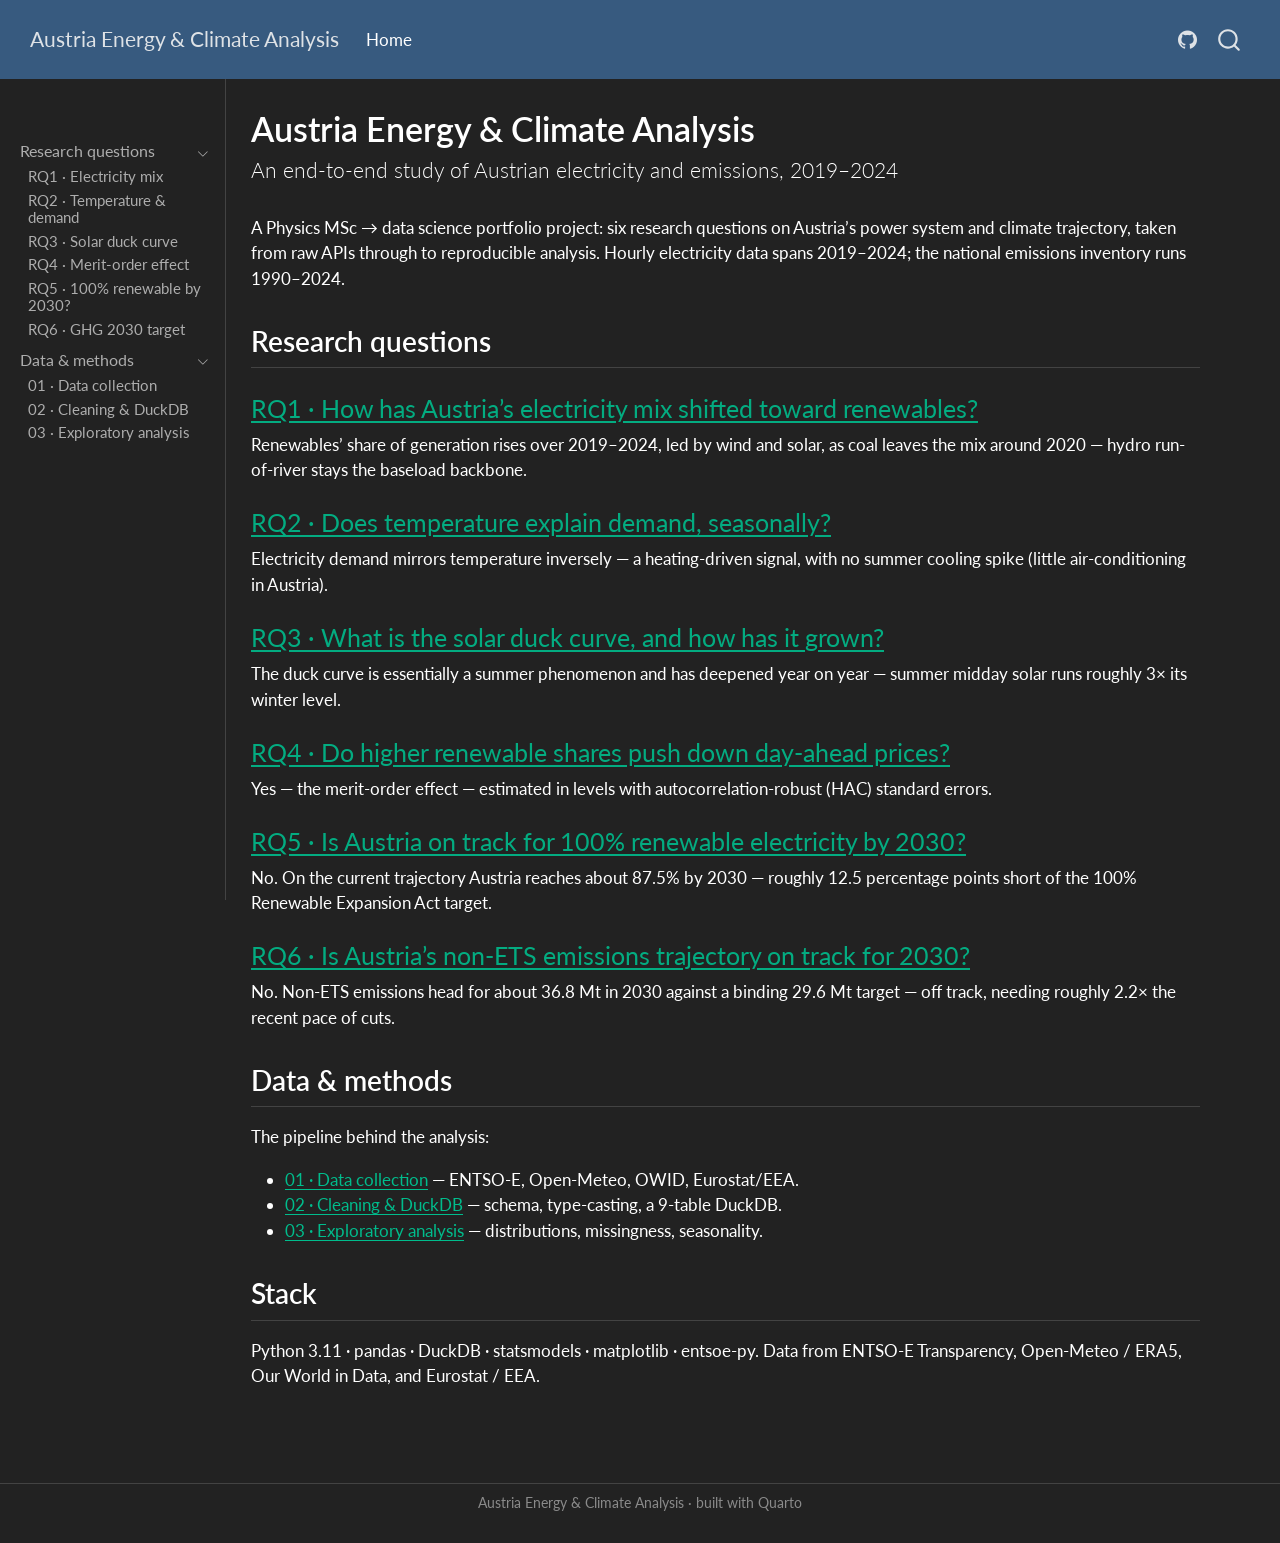
<file: docs/index.html>
<!DOCTYPE html>
<html xmlns="http://www.w3.org/1999/xhtml" lang="en" xml:lang="en"><head>

<meta charset="utf-8">
<meta name="generator" content="quarto-1.9.38">

<meta name="viewport" content="width=device-width, initial-scale=1.0, user-scalable=yes">


<title>Austria Energy &amp; Climate Analysis</title>
<style>
/* Default styles provided by pandoc.
** See https://pandoc.org/MANUAL.html#variables-for-html for config info.
*/
code{white-space: pre-wrap;}
span.smallcaps{font-variant: small-caps;}
div.columns{display: flex; gap: min(4vw, 1.5em);}
div.column{flex: auto; overflow-x: auto;}
div.hanging-indent{margin-left: 1.5em; text-indent: -1.5em;}
ul.task-list{list-style: none;}
ul.task-list li input[type="checkbox"] {
  width: 0.8em;
  margin: 0 0.8em 0.2em -1em; /* quarto-specific, see https://github.com/quarto-dev/quarto-cli/issues/4556 */ 
  vertical-align: middle;
}
</style>


<script src="site_libs/quarto-nav/quarto-nav.js"></script>
<script src="site_libs/quarto-nav/headroom.min.js"></script>
<script src="site_libs/clipboard/clipboard.min.js"></script>
<script src="site_libs/quarto-search/autocomplete.umd.js"></script>
<script src="site_libs/quarto-search/fuse.min.js"></script>
<script src="site_libs/quarto-search/quarto-search.js"></script>
<meta name="quarto:offset" content="./">
<script src="site_libs/quarto-html/quarto.js" type="module"></script>
<script src="site_libs/quarto-html/tabsets/tabsets.js" type="module"></script>
<script src="site_libs/quarto-html/popper.min.js"></script>
<script src="site_libs/quarto-html/tippy.umd.min.js"></script>
<script src="site_libs/quarto-html/anchor.min.js"></script>
<link href="site_libs/quarto-html/tippy.css" rel="stylesheet">
<link href="site_libs/quarto-html/quarto-syntax-highlighting-dark-0a6b7249c26820e032cb0bd839ff02b1.css" rel="stylesheet" id="quarto-text-highlighting-styles">
<script src="site_libs/bootstrap/bootstrap.min.js"></script>
<link href="site_libs/bootstrap/bootstrap-icons.css" rel="stylesheet">
<link href="site_libs/bootstrap/bootstrap-6ea50db029c3027269a8e1e1469a2484.min.css" rel="stylesheet" append-hash="true" id="quarto-bootstrap" data-mode="dark">
<script id="quarto-search-options" type="application/json">{
  "location": "navbar",
  "copy-button": false,
  "collapse-after": 3,
  "panel-placement": "end",
  "type": "overlay",
  "limit": 50,
  "keyboard-shortcut": [
    "f",
    "/",
    "s"
  ],
  "show-item-context": false,
  "language": {
    "search-no-results-text": "No results",
    "search-matching-documents-text": "matching documents",
    "search-copy-link-title": "Copy link to search",
    "search-hide-matches-text": "Hide additional matches",
    "search-more-match-text": "more match in this document",
    "search-more-matches-text": "more matches in this document",
    "search-clear-button-title": "Clear",
    "search-text-placeholder": "",
    "search-detached-cancel-button-title": "Cancel",
    "search-submit-button-title": "Submit",
    "search-label": "Search"
  }
}</script>


</head>

<body class="nav-sidebar docked nav-fixed fullcontent quarto-light">

<div id="quarto-search-results"></div>
  <header id="quarto-header" class="headroom fixed-top">
    <nav class="navbar navbar-expand-lg " data-bs-theme="dark">
      <div class="navbar-container container-fluid">
      <div class="navbar-brand-container mx-auto">
    <a class="navbar-brand" href="./index.html">
    <span class="navbar-title">Austria Energy &amp; Climate Analysis</span>
    </a>
  </div>
            <div id="quarto-search" class="" title="Search"></div>
          <button class="navbar-toggler" type="button" data-bs-toggle="collapse" data-bs-target="#navbarCollapse" aria-controls="navbarCollapse" role="menu" aria-expanded="false" aria-label="Toggle navigation" onclick="if (window.quartoToggleHeadroom) { window.quartoToggleHeadroom(); }">
  <span class="navbar-toggler-icon"></span>
</button>
          <div class="collapse navbar-collapse" id="navbarCollapse">
            <ul class="navbar-nav navbar-nav-scroll me-auto">
  <li class="nav-item">
    <a class="nav-link active" href="./index.html" aria-current="page"> 
<span class="menu-text">Home</span></a>
  </li>  
</ul>
            <ul class="navbar-nav navbar-nav-scroll ms-auto">
  <li class="nav-item compact">
    <a class="nav-link" href="https://github.com/fatemeh-studio/austria-energy-analysis"> <i class="bi bi-github" role="img" aria-label="GitHub repository">
</i> 
<span class="menu-text"></span></a>
  </li>  
</ul>
          </div> <!-- /navcollapse -->
            <div class="quarto-navbar-tools">
</div>
      </div> <!-- /container-fluid -->
    </nav>
  <nav class="quarto-secondary-nav">
    <div class="container-fluid d-flex">
      <button type="button" class="quarto-btn-toggle btn" data-bs-toggle="collapse" role="button" data-bs-target=".quarto-sidebar-collapse-item" aria-controls="quarto-sidebar" aria-expanded="false" aria-label="Toggle sidebar navigation" onclick="if (window.quartoToggleHeadroom) { window.quartoToggleHeadroom(); }">
        <i class="bi bi-layout-text-sidebar-reverse"></i>
      </button>
        <nav class="quarto-page-breadcrumbs" aria-label="breadcrumb"><ol class="breadcrumb"><li class="breadcrumb-item">Austria Energy &amp; Climate Analysis</li></ol></nav>
        <a class="flex-grow-1" role="navigation" data-bs-toggle="collapse" data-bs-target=".quarto-sidebar-collapse-item" aria-controls="quarto-sidebar" aria-expanded="false" aria-label="Toggle sidebar navigation" onclick="if (window.quartoToggleHeadroom) { window.quartoToggleHeadroom(); }">      
        </a>
      <button type="button" class="btn quarto-search-button" aria-label="Search" onclick="window.quartoOpenSearch();">
        <i class="bi bi-search"></i>
      </button>
    </div>
  </nav>
</header>
<!-- content -->
<div id="quarto-content" class="quarto-container page-columns page-rows-contents page-layout-article page-navbar">
<!-- sidebar -->
  <nav id="quarto-sidebar" class="sidebar collapse collapse-horizontal quarto-sidebar-collapse-item sidebar-navigation docked overflow-auto">
        <div class="mt-2 flex-shrink-0 align-items-center">
        <div class="sidebar-search">
        <div id="quarto-search" class="" title="Search"></div>
        </div>
        </div>
    <div class="sidebar-menu-container"> 
    <ul class="list-unstyled mt-1">
        <li class="sidebar-item sidebar-item-section">
      <div class="sidebar-item-container"> 
            <a class="sidebar-item-text sidebar-link text-start" data-bs-toggle="collapse" data-bs-target="#quarto-sidebar-section-1" role="navigation" aria-expanded="true">
 <span class="menu-text">Research questions</span></a>
          <a class="sidebar-item-toggle text-start" data-bs-toggle="collapse" data-bs-target="#quarto-sidebar-section-1" role="navigation" aria-expanded="true" aria-label="Toggle section">
            <i class="bi bi-chevron-right ms-2"></i>
          </a> 
      </div>
      <ul id="quarto-sidebar-section-1" class="collapse list-unstyled sidebar-section depth1 show">  
          <li class="sidebar-item">
  <div class="sidebar-item-container"> 
  <a href="./notebooks/04_rq1_energy_mix.html" class="sidebar-item-text sidebar-link">
 <span class="menu-text">RQ1 · Electricity mix</span></a>
  </div>
</li>
          <li class="sidebar-item">
  <div class="sidebar-item-container"> 
  <a href="./notebooks/05_rq2_temperature_demand.html" class="sidebar-item-text sidebar-link">
 <span class="menu-text">RQ2 · Temperature &amp; demand</span></a>
  </div>
</li>
          <li class="sidebar-item">
  <div class="sidebar-item-container"> 
  <a href="./notebooks/06_rq3_duck_curve.html" class="sidebar-item-text sidebar-link">
 <span class="menu-text">RQ3 · Solar duck curve</span></a>
  </div>
</li>
          <li class="sidebar-item">
  <div class="sidebar-item-container"> 
  <a href="./notebooks/07_rq4_merit_order.html" class="sidebar-item-text sidebar-link">
 <span class="menu-text">RQ4 · Merit-order effect</span></a>
  </div>
</li>
          <li class="sidebar-item">
  <div class="sidebar-item-container"> 
  <a href="./notebooks/08_rq5_renewable_electricity.html" class="sidebar-item-text sidebar-link">
 <span class="menu-text">RQ5 · 100% renewable by 2030?</span></a>
  </div>
</li>
          <li class="sidebar-item">
  <div class="sidebar-item-container"> 
  <a href="./notebooks/09_rq6_ghg_target.html" class="sidebar-item-text sidebar-link">
 <span class="menu-text">RQ6 · GHG 2030 target</span></a>
  </div>
</li>
      </ul>
  </li>
        <li class="sidebar-item sidebar-item-section">
      <div class="sidebar-item-container"> 
            <a class="sidebar-item-text sidebar-link text-start" data-bs-toggle="collapse" data-bs-target="#quarto-sidebar-section-2" role="navigation" aria-expanded="true">
 <span class="menu-text">Data &amp; methods</span></a>
          <a class="sidebar-item-toggle text-start" data-bs-toggle="collapse" data-bs-target="#quarto-sidebar-section-2" role="navigation" aria-expanded="true" aria-label="Toggle section">
            <i class="bi bi-chevron-right ms-2"></i>
          </a> 
      </div>
      <ul id="quarto-sidebar-section-2" class="collapse list-unstyled sidebar-section depth1 show">  
          <li class="sidebar-item">
  <div class="sidebar-item-container"> 
  <a href="./notebooks/01_data_collection.html" class="sidebar-item-text sidebar-link">
 <span class="menu-text">01 · Data collection</span></a>
  </div>
</li>
          <li class="sidebar-item">
  <div class="sidebar-item-container"> 
  <a href="./notebooks/02_data_cleaning.html" class="sidebar-item-text sidebar-link">
 <span class="menu-text">02 · Cleaning &amp; DuckDB</span></a>
  </div>
</li>
          <li class="sidebar-item">
  <div class="sidebar-item-container"> 
  <a href="./notebooks/03_exploratory_analysis.html" class="sidebar-item-text sidebar-link">
 <span class="menu-text">03 · Exploratory analysis</span></a>
  </div>
</li>
      </ul>
  </li>
    </ul>
    </div>
</nav>
<div id="quarto-sidebar-glass" class="quarto-sidebar-collapse-item" data-bs-toggle="collapse" data-bs-target=".quarto-sidebar-collapse-item"></div>
<!-- margin-sidebar -->
    
<!-- main -->
<main class="content" id="quarto-document-content">

<header id="title-block-header" class="quarto-title-block default">
<div class="quarto-title">
<h1 class="title">Austria Energy &amp; Climate Analysis</h1>
<p class="subtitle lead">An end-to-end study of Austrian electricity and emissions, 2019–2024</p>
</div>



<div class="quarto-title-meta">

    
  
    
  </div>
  


</header>


<p>A Physics MSc → data science portfolio project: six research questions on Austria’s power system and climate trajectory, taken from raw APIs through to reproducible analysis. Hourly electricity data spans 2019–2024; the national emissions inventory runs 1990–2024.</p>
<section id="research-questions" class="level2">
<h2 class="anchored" data-anchor-id="research-questions">Research questions</h2>
<section id="rq1-how-has-austrias-electricity-mix-shifted-toward-renewables" class="level3">
<h3 class="anchored" data-anchor-id="rq1-how-has-austrias-electricity-mix-shifted-toward-renewables"><a href="./notebooks/04_rq1_energy_mix.html">RQ1 · How has Austria’s electricity mix shifted toward renewables?</a></h3>
<p>Renewables’ share of generation rises over 2019–2024, led by wind and solar, as coal leaves the mix around 2020 — hydro run-of-river stays the baseload backbone.</p>
</section>
<section id="rq2-does-temperature-explain-demand-seasonally" class="level3">
<h3 class="anchored" data-anchor-id="rq2-does-temperature-explain-demand-seasonally"><a href="./notebooks/05_rq2_temperature_demand.html">RQ2 · Does temperature explain demand, seasonally?</a></h3>
<p>Electricity demand mirrors temperature inversely — a heating-driven signal, with no summer cooling spike (little air-conditioning in Austria).</p>
</section>
<section id="rq3-what-is-the-solar-duck-curve-and-how-has-it-grown" class="level3">
<h3 class="anchored" data-anchor-id="rq3-what-is-the-solar-duck-curve-and-how-has-it-grown"><a href="./notebooks/06_rq3_duck_curve.html">RQ3 · What is the solar duck curve, and how has it grown?</a></h3>
<p>The duck curve is essentially a summer phenomenon and has deepened year on year — summer midday solar runs roughly 3× its winter level.</p>
</section>
<section id="rq4-do-higher-renewable-shares-push-down-day-ahead-prices" class="level3">
<h3 class="anchored" data-anchor-id="rq4-do-higher-renewable-shares-push-down-day-ahead-prices"><a href="./notebooks/07_rq4_merit_order.html">RQ4 · Do higher renewable shares push down day-ahead prices?</a></h3>
<p>Yes — the merit-order effect — estimated in levels with autocorrelation-robust (HAC) standard errors.</p>
</section>
<section id="rq5-is-austria-on-track-for-100-renewable-electricity-by-2030" class="level3">
<h3 class="anchored" data-anchor-id="rq5-is-austria-on-track-for-100-renewable-electricity-by-2030"><a href="./notebooks/08_rq5_renewable_electricity.html">RQ5 · Is Austria on track for 100% renewable electricity by 2030?</a></h3>
<p>No.&nbsp;On the current trajectory Austria reaches about 87.5% by 2030 — roughly 12.5 percentage points short of the 100% Renewable Expansion Act target.</p>
</section>
<section id="rq6-is-austrias-non-ets-emissions-trajectory-on-track-for-2030" class="level3">
<h3 class="anchored" data-anchor-id="rq6-is-austrias-non-ets-emissions-trajectory-on-track-for-2030"><a href="./notebooks/09_rq6_ghg_target.html">RQ6 · Is Austria’s non-ETS emissions trajectory on track for 2030?</a></h3>
<p>No.&nbsp;Non-ETS emissions head for about 36.8 Mt in 2030 against a binding 29.6 Mt target — off track, needing roughly 2.2× the recent pace of cuts.</p>
</section>
</section>
<section id="data-methods" class="level2">
<h2 class="anchored" data-anchor-id="data-methods">Data &amp; methods</h2>
<p>The pipeline behind the analysis:</p>
<ul>
<li><a href="./notebooks/01_data_collection.html">01 · Data collection</a> — ENTSO-E, Open-Meteo, OWID, Eurostat/EEA.</li>
<li><a href="./notebooks/02_data_cleaning.html">02 · Cleaning &amp; DuckDB</a> — schema, type-casting, a 9-table DuckDB.</li>
<li><a href="./notebooks/03_exploratory_analysis.html">03 · Exploratory analysis</a> — distributions, missingness, seasonality.</li>
</ul>
</section>
<section id="stack" class="level2">
<h2 class="anchored" data-anchor-id="stack">Stack</h2>
<p>Python 3.11 · pandas · DuckDB · statsmodels · matplotlib · entsoe-py. Data from ENTSO-E Transparency, Open-Meteo / ERA5, Our World in Data, and Eurostat / EEA.</p>


</section>

</main> <!-- /main -->
<script id="quarto-html-after-body" type="application/javascript">
  window.document.addEventListener("DOMContentLoaded", function (event) {
    const icon = "";
    const anchorJS = new window.AnchorJS();
    anchorJS.options = {
      placement: 'right',
      icon: icon
    };
    anchorJS.add('.anchored');
    const isCodeAnnotation = (el) => {
      for (const clz of el.classList) {
        if (clz.startsWith('code-annotation-')) {                     
          return true;
        }
      }
      return false;
    }
    const onCopySuccess = function(e) {
      // button target
      const button = e.trigger;
      // don't keep focus
      button.blur();
      // flash "checked"
      button.classList.add('code-copy-button-checked');
      var currentTitle = button.getAttribute("title");
      button.setAttribute("title", "Copied!");
      let tooltip;
      if (window.bootstrap) {
        button.setAttribute("data-bs-toggle", "tooltip");
        button.setAttribute("data-bs-placement", "left");
        button.setAttribute("data-bs-title", "Copied!");
        tooltip = new bootstrap.Tooltip(button, 
          { trigger: "manual", 
            customClass: "code-copy-button-tooltip",
            offset: [0, -8]});
        tooltip.show();    
      }
      setTimeout(function() {
        if (tooltip) {
          tooltip.hide();
          button.removeAttribute("data-bs-title");
          button.removeAttribute("data-bs-toggle");
          button.removeAttribute("data-bs-placement");
        }
        button.setAttribute("title", currentTitle);
        button.classList.remove('code-copy-button-checked');
      }, 1000);
      // clear code selection
      e.clearSelection();
    }
    const getTextToCopy = function(trigger) {
      const outerScaffold = trigger.parentElement.cloneNode(true);
      const codeEl = outerScaffold.querySelector('code');
      for (const childEl of codeEl.children) {
        if (isCodeAnnotation(childEl)) {
          childEl.remove();
        }
      }
      return codeEl.innerText;
    }
    const clipboard = new window.ClipboardJS('.code-copy-button:not([data-in-quarto-modal])', {
      text: getTextToCopy
    });
    clipboard.on('success', onCopySuccess);
    if (window.document.getElementById('quarto-embedded-source-code-modal')) {
      const clipboardModal = new window.ClipboardJS('.code-copy-button[data-in-quarto-modal]', {
        text: getTextToCopy,
        container: window.document.getElementById('quarto-embedded-source-code-modal')
      });
      clipboardModal.on('success', onCopySuccess);
    }
      var localhostRegex = new RegExp(/^(?:http|https):\/\/localhost\:?[0-9]*\//);
      var mailtoRegex = new RegExp(/^mailto:/);
        var filterRegex = new RegExp('/' + window.location.host + '/');
      var isInternal = (href) => {
          return filterRegex.test(href) || localhostRegex.test(href) || mailtoRegex.test(href);
      }
      // Inspect non-navigation links and adorn them if external
     var links = window.document.querySelectorAll('a[href]:not(.nav-link):not(.navbar-brand):not(.toc-action):not(.sidebar-link):not(.sidebar-item-toggle):not(.pagination-link):not(.no-external):not([aria-hidden]):not(.dropdown-item):not(.quarto-navigation-tool):not(.about-link)');
      for (var i=0; i<links.length; i++) {
        const link = links[i];
        if (!isInternal(link.href)) {
          // undo the damage that might have been done by quarto-nav.js in the case of
          // links that we want to consider external
          if (link.dataset.originalHref !== undefined) {
            link.href = link.dataset.originalHref;
          }
            // target, if specified
            link.setAttribute("target", "_blank");
            if (link.getAttribute("rel") === null) {
              link.setAttribute("rel", "noopener");
            }
        }
      }
    function tippyHover(el, contentFn, onTriggerFn, onUntriggerFn) {
      const config = {
        allowHTML: true,
        maxWidth: 500,
        delay: 100,
        arrow: false,
        appendTo: function(el) {
            return el.parentElement;
        },
        interactive: true,
        interactiveBorder: 10,
        theme: 'quarto',
        placement: 'bottom-start',
      };
      if (contentFn) {
        config.content = contentFn;
      }
      if (onTriggerFn) {
        config.onTrigger = onTriggerFn;
      }
      if (onUntriggerFn) {
        config.onUntrigger = onUntriggerFn;
      }
      window.tippy(el, config); 
    }
    const noterefs = window.document.querySelectorAll('a[role="doc-noteref"]');
    for (var i=0; i<noterefs.length; i++) {
      const ref = noterefs[i];
      tippyHover(ref, function() {
        // use id or data attribute instead here
        let href = ref.getAttribute('data-footnote-href') || ref.getAttribute('href');
        try { href = new URL(href).hash; } catch {}
        const id = href.replace(/^#\/?/, "");
        const note = window.document.getElementById(id);
        if (note) {
          return note.innerHTML;
        } else {
          return "";
        }
      });
    }
    const xrefs = window.document.querySelectorAll('a.quarto-xref');
    const processXRef = (id, note) => {
      // Strip column container classes
      const stripColumnClz = (el) => {
        el.classList.remove("page-full", "page-columns");
        if (el.children) {
          for (const child of el.children) {
            stripColumnClz(child);
          }
        }
      }
      stripColumnClz(note)
      if (id === null || id.startsWith('sec-')) {
        // Special case sections, only their first couple elements
        const container = document.createElement("div");
        if (note.children && note.children.length > 2) {
          container.appendChild(note.children[0].cloneNode(true));
          for (let i = 1; i < note.children.length; i++) {
            const child = note.children[i];
            if (child.tagName === "P" && child.innerText === "") {
              continue;
            } else {
              container.appendChild(child.cloneNode(true));
              break;
            }
          }
          if (window.Quarto?.typesetMath) {
            window.Quarto.typesetMath(container);
          }
          return container.innerHTML
        } else {
          if (window.Quarto?.typesetMath) {
            window.Quarto.typesetMath(note);
          }
          return note.innerHTML;
        }
      } else {
        // Remove any anchor links if they are present
        const anchorLink = note.querySelector('a.anchorjs-link');
        if (anchorLink) {
          anchorLink.remove();
        }
        if (window.Quarto?.typesetMath) {
          window.Quarto.typesetMath(note);
        }
        if (note.classList.contains("callout")) {
          return note.outerHTML;
        } else {
          return note.innerHTML;
        }
      }
    }
    for (var i=0; i<xrefs.length; i++) {
      const xref = xrefs[i];
      tippyHover(xref, undefined, function(instance) {
        instance.disable();
        let url = xref.getAttribute('href');
        let hash = undefined; 
        if (url.startsWith('#')) {
          hash = url;
        } else {
          try { hash = new URL(url).hash; } catch {}
        }
        if (hash) {
          const id = hash.replace(/^#\/?/, "");
          const note = window.document.getElementById(id);
          if (note !== null) {
            try {
              const html = processXRef(id, note.cloneNode(true));
              instance.setContent(html);
            } finally {
              instance.enable();
              instance.show();
            }
          } else {
            // See if we can fetch this
            fetch(url.split('#')[0])
            .then(res => res.text())
            .then(html => {
              const parser = new DOMParser();
              const htmlDoc = parser.parseFromString(html, "text/html");
              const note = htmlDoc.getElementById(id);
              if (note !== null) {
                const html = processXRef(id, note);
                instance.setContent(html);
              } 
            }).finally(() => {
              instance.enable();
              instance.show();
            });
          }
        } else {
          // See if we can fetch a full url (with no hash to target)
          // This is a special case and we should probably do some content thinning / targeting
          fetch(url)
          .then(res => res.text())
          .then(html => {
            const parser = new DOMParser();
            const htmlDoc = parser.parseFromString(html, "text/html");
            const note = htmlDoc.querySelector('main.content');
            if (note !== null) {
              // This should only happen for chapter cross references
              // (since there is no id in the URL)
              // remove the first header
              if (note.children.length > 0 && note.children[0].tagName === "HEADER") {
                note.children[0].remove();
              }
              const html = processXRef(null, note);
              instance.setContent(html);
            } 
          }).finally(() => {
            instance.enable();
            instance.show();
          });
        }
      }, function(instance) {
      });
    }
        let selectedAnnoteEl;
        const selectorForAnnotation = ( cell, annotation) => {
          let cellAttr = 'data-code-cell="' + cell + '"';
          let lineAttr = 'data-code-annotation="' +  annotation + '"';
          const selector = 'span[' + cellAttr + '][' + lineAttr + ']';
          return selector;
        }
        const selectCodeLines = (annoteEl) => {
          const doc = window.document;
          const targetCell = annoteEl.getAttribute("data-target-cell");
          const targetAnnotation = annoteEl.getAttribute("data-target-annotation");
          const annoteSpan = window.document.querySelector(selectorForAnnotation(targetCell, targetAnnotation));
          const lines = annoteSpan.getAttribute("data-code-lines").split(",");
          const lineIds = lines.map((line) => {
            return targetCell + "-" + line;
          })
          let top = null;
          let height = null;
          let parent = null;
          if (lineIds.length > 0) {
              //compute the position of the single el (top and bottom and make a div)
              const el = window.document.getElementById(lineIds[0]);
              top = el.offsetTop;
              height = el.offsetHeight;
              parent = el.parentElement.parentElement;
            if (lineIds.length > 1) {
              const lastEl = window.document.getElementById(lineIds[lineIds.length - 1]);
              const bottom = lastEl.offsetTop + lastEl.offsetHeight;
              height = bottom - top;
            }
            if (top !== null && height !== null && parent !== null) {
              // cook up a div (if necessary) and position it 
              let div = window.document.getElementById("code-annotation-line-highlight");
              if (div === null) {
                div = window.document.createElement("div");
                div.setAttribute("id", "code-annotation-line-highlight");
                div.style.position = 'absolute';
                parent.appendChild(div);
              }
              div.style.top = top - 2 + "px";
              div.style.height = height + 4 + "px";
              div.style.left = 0;
              let gutterDiv = window.document.getElementById("code-annotation-line-highlight-gutter");
              if (gutterDiv === null) {
                gutterDiv = window.document.createElement("div");
                gutterDiv.setAttribute("id", "code-annotation-line-highlight-gutter");
                gutterDiv.style.position = 'absolute';
                const codeCell = window.document.getElementById(targetCell);
                const gutter = codeCell.querySelector('.code-annotation-gutter');
                gutter.appendChild(gutterDiv);
              }
              gutterDiv.style.top = top - 2 + "px";
              gutterDiv.style.height = height + 4 + "px";
            }
            selectedAnnoteEl = annoteEl;
          }
        };
        const unselectCodeLines = () => {
          const elementsIds = ["code-annotation-line-highlight", "code-annotation-line-highlight-gutter"];
          elementsIds.forEach((elId) => {
            const div = window.document.getElementById(elId);
            if (div) {
              div.remove();
            }
          });
          selectedAnnoteEl = undefined;
        };
          // Handle positioning of the toggle
      window.addEventListener(
        "resize",
        throttle(() => {
          elRect = undefined;
          if (selectedAnnoteEl) {
            selectCodeLines(selectedAnnoteEl);
          }
        }, 10)
      );
      function throttle(fn, ms) {
      let throttle = false;
      let timer;
        return (...args) => {
          if(!throttle) { // first call gets through
              fn.apply(this, args);
              throttle = true;
          } else { // all the others get throttled
              if(timer) clearTimeout(timer); // cancel #2
              timer = setTimeout(() => {
                fn.apply(this, args);
                timer = throttle = false;
              }, ms);
          }
        };
      }
        // Attach click handler to the DT
        const annoteDls = window.document.querySelectorAll('dt[data-target-cell]');
        for (const annoteDlNode of annoteDls) {
          annoteDlNode.addEventListener('click', (event) => {
            const clickedEl = event.target;
            if (clickedEl !== selectedAnnoteEl) {
              unselectCodeLines();
              const activeEl = window.document.querySelector('dt[data-target-cell].code-annotation-active');
              if (activeEl) {
                activeEl.classList.remove('code-annotation-active');
              }
              selectCodeLines(clickedEl);
              clickedEl.classList.add('code-annotation-active');
            } else {
              // Unselect the line
              unselectCodeLines();
              clickedEl.classList.remove('code-annotation-active');
            }
          });
        }
    const findCites = (el) => {
      const parentEl = el.parentElement;
      if (parentEl) {
        const cites = parentEl.dataset.cites;
        if (cites) {
          return {
            el,
            cites: cites.split(' ')
          };
        } else {
          return findCites(el.parentElement)
        }
      } else {
        return undefined;
      }
    };
    var bibliorefs = window.document.querySelectorAll('a[role="doc-biblioref"]');
    for (var i=0; i<bibliorefs.length; i++) {
      const ref = bibliorefs[i];
      const citeInfo = findCites(ref);
      if (citeInfo) {
        tippyHover(citeInfo.el, function() {
          var popup = window.document.createElement('div');
          citeInfo.cites.forEach(function(cite) {
            var citeDiv = window.document.createElement('div');
            citeDiv.classList.add('hanging-indent');
            citeDiv.classList.add('csl-entry');
            var biblioDiv = window.document.getElementById('ref-' + cite);
            if (biblioDiv) {
              citeDiv.innerHTML = biblioDiv.innerHTML;
            }
            popup.appendChild(citeDiv);
          });
          return popup.innerHTML;
        });
      }
    }
  });
  </script>
</div> <!-- /content -->
<footer class="footer">
  <div class="nav-footer">
    <div class="nav-footer-left">
      &nbsp;
    </div>   
    <div class="nav-footer-center">
<p>Austria Energy &amp; Climate Analysis · built with Quarto</p>
</div>
    <div class="nav-footer-right">
      &nbsp;
    </div>
  </div>
</footer>




</body></html>
</file>
<file: docs/site_libs/quarto-html/tippy.css>
.tippy-box[data-animation=fade][data-state=hidden]{opacity:0}[data-tippy-root]{max-width:calc(100vw - 10px)}.tippy-box{position:relative;background-color:#333;color:#fff;border-radius:4px;font-size:14px;line-height:1.4;white-space:normal;outline:0;transition-property:transform,visibility,opacity}.tippy-box[data-placement^=top]>.tippy-arrow{bottom:0}.tippy-box[data-placement^=top]>.tippy-arrow:before{bottom:-7px;left:0;border-width:8px 8px 0;border-top-color:initial;transform-origin:center top}.tippy-box[data-placement^=bottom]>.tippy-arrow{top:0}.tippy-box[data-placement^=bottom]>.tippy-arrow:before{top:-7px;left:0;border-width:0 8px 8px;border-bottom-color:initial;transform-origin:center bottom}.tippy-box[data-placement^=left]>.tippy-arrow{right:0}.tippy-box[data-placement^=left]>.tippy-arrow:before{border-width:8px 0 8px 8px;border-left-color:initial;right:-7px;transform-origin:center left}.tippy-box[data-placement^=right]>.tippy-arrow{left:0}.tippy-box[data-placement^=right]>.tippy-arrow:before{left:-7px;border-width:8px 8px 8px 0;border-right-color:initial;transform-origin:center right}.tippy-box[data-inertia][data-state=visible]{transition-timing-function:cubic-bezier(.54,1.5,.38,1.11)}.tippy-arrow{width:16px;height:16px;color:#333}.tippy-arrow:before{content:"";position:absolute;border-color:transparent;border-style:solid}.tippy-content{position:relative;padding:5px 9px;z-index:1}
</file>
<file: docs/site_libs/quarto-html/quarto-syntax-highlighting-dark-0a6b7249c26820e032cb0bd839ff02b1.css>
/* quarto syntax highlight colors */
:root {
  --quarto-hl-al-color: #f07178;
  --quarto-hl-an-color: #d4d0ab;
  --quarto-hl-at-color: #00e0e0;
  --quarto-hl-bn-color: #d4d0ab;
  --quarto-hl-bu-color: #abe338;
  --quarto-hl-ch-color: #abe338;
  --quarto-hl-co-color: #f8f8f2;
  --quarto-hl-cv-color: #ffd700;
  --quarto-hl-cn-color: #ffd700;
  --quarto-hl-cf-color: #ffa07a;
  --quarto-hl-dt-color: #ffa07a;
  --quarto-hl-dv-color: #d4d0ab;
  --quarto-hl-do-color: #f8f8f2;
  --quarto-hl-er-color: #f07178;
  --quarto-hl-ex-color: #00e0e0;
  --quarto-hl-fl-color: #d4d0ab;
  --quarto-hl-fu-color: #ffa07a;
  --quarto-hl-im-color: #abe338;
  --quarto-hl-in-color: #d4d0ab;
  --quarto-hl-kw-color: #ffa07a;
  --quarto-hl-op-color: #ffa07a;
  --quarto-hl-ot-color: #00e0e0;
  --quarto-hl-pp-color: #dcc6e0;
  --quarto-hl-re-color: #00e0e0;
  --quarto-hl-sc-color: #abe338;
  --quarto-hl-ss-color: #abe338;
  --quarto-hl-st-color: #abe338;
  --quarto-hl-va-color: #00e0e0;
  --quarto-hl-vs-color: #abe338;
  --quarto-hl-wa-color: #dcc6e0;
}

/* other quarto variables */
:root {
  --quarto-font-monospace: SFMono-Regular, Menlo, Monaco, Consolas, "Liberation Mono", "Courier New", monospace;
}

/* syntax highlight based on Pandoc's rules */
pre > code.sourceCode > span {
  color: #f8f8f2;
}

code.sourceCode > span {
  color: #f8f8f2;
}

div.sourceCode,
div.sourceCode pre.sourceCode {
  color: #f8f8f2;
}

/* Normal */
code span {
  color: #f8f8f2;
}

/* Alert */
code span.al {
  color: #f07178;
}

/* Annotation */
code span.an {
  color: #d4d0ab;
}

/* Attribute */
code span.at {
  color: #00e0e0;
}

/* BaseN */
code span.bn {
  color: #d4d0ab;
}

/* BuiltIn */
code span.bu {
  color: #abe338;
}

/* ControlFlow */
code span.cf {
  font-weight: bold;
  color: #ffa07a;
}

/* Char */
code span.ch {
  color: #abe338;
}

/* Constant */
code span.cn {
  color: #ffd700;
}

/* Comment */
code span.co {
  font-style: italic;
  color: #f8f8f2;
}

/* CommentVar */
code span.cv {
  color: #ffd700;
}

/* Documentation */
code span.do {
  color: #f8f8f2;
}

/* DataType */
code span.dt {
  color: #ffa07a;
}

/* DecVal */
code span.dv {
  color: #d4d0ab;
}

/* Error */
code span.er {
  color: #f07178;
  text-decoration: underline;
}

/* Extension */
code span.ex {
  font-weight: bold;
  color: #00e0e0;
}

/* Float */
code span.fl {
  color: #d4d0ab;
}

/* Function */
code span.fu {
  color: #ffa07a;
}

/* Import */
code span.im {
  color: #abe338;
}

/* Information */
code span.in {
  color: #d4d0ab;
}

/* Keyword */
code span.kw {
  font-weight: bold;
  color: #ffa07a;
}

/* Operator */
code span.op {
  color: #ffa07a;
}

/* Other */
code span.ot {
  color: #00e0e0;
}

/* Preprocessor */
code span.pp {
  color: #dcc6e0;
}

/* RegionMarker */
code span.re {
  background-color: #f8f8f2;
  color: #00e0e0;
}

/* SpecialChar */
code span.sc {
  color: #abe338;
}

/* SpecialString */
code span.ss {
  color: #abe338;
}

/* String */
code span.st {
  color: #abe338;
}

/* Variable */
code span.va {
  color: #00e0e0;
}

/* VerbatimString */
code span.vs {
  color: #abe338;
}

/* Warning */
code span.wa {
  color: #dcc6e0;
}

.prevent-inlining {
  content: "</";
}

/*# sourceMappingURL=175367c052bafc98bd680af3479823f0.css.map */
</file>
